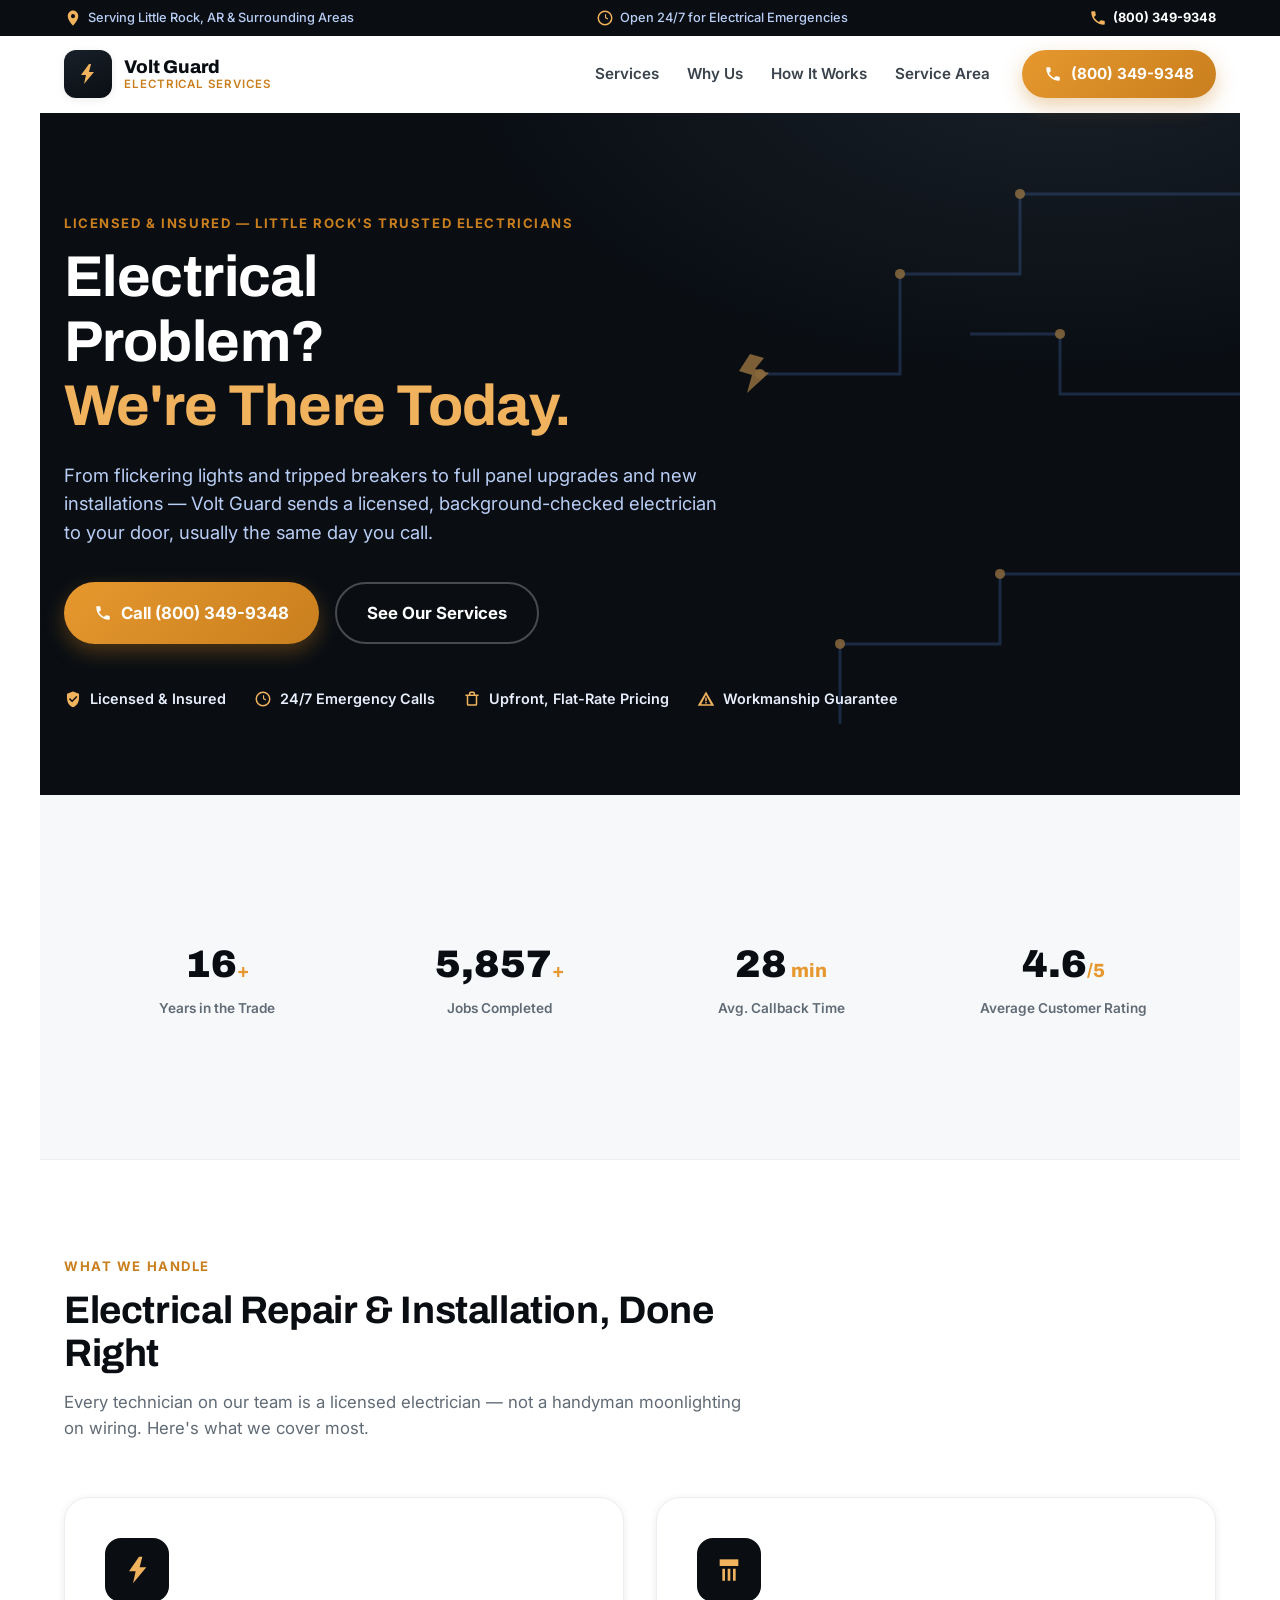
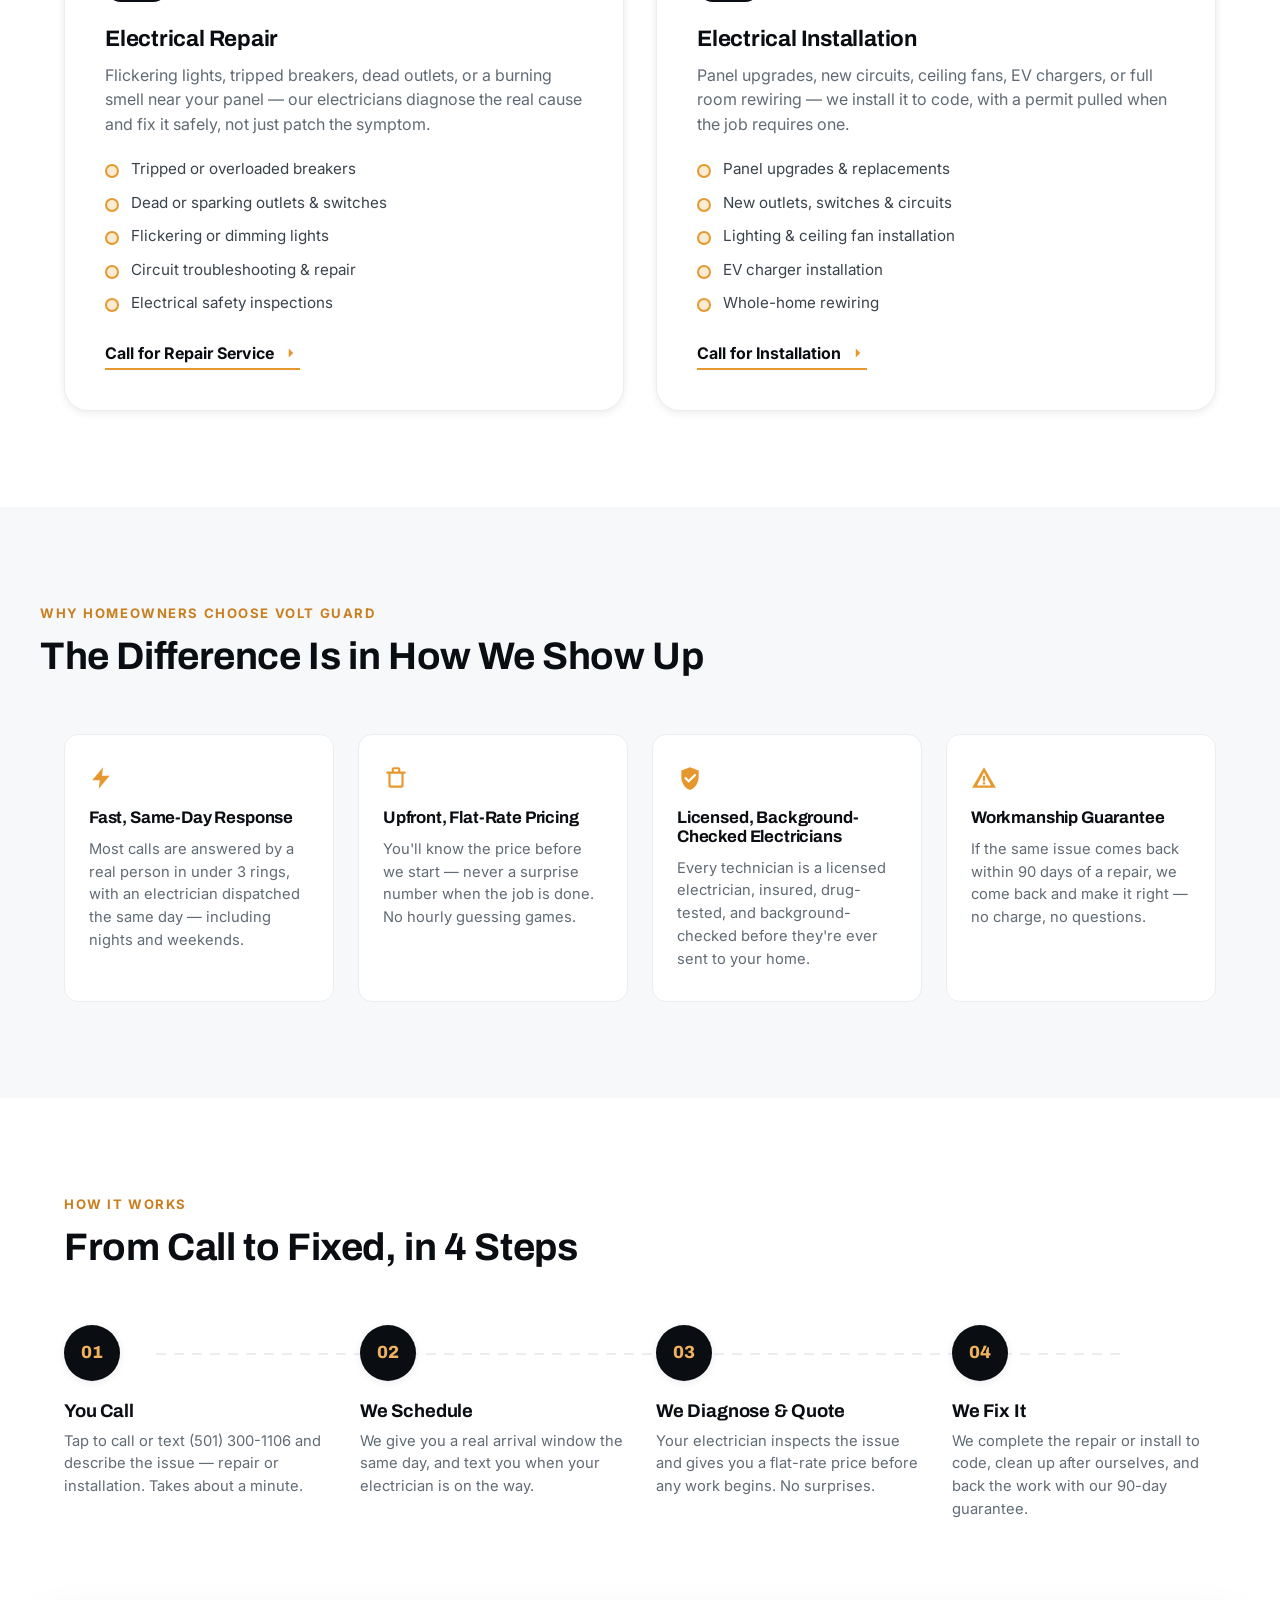
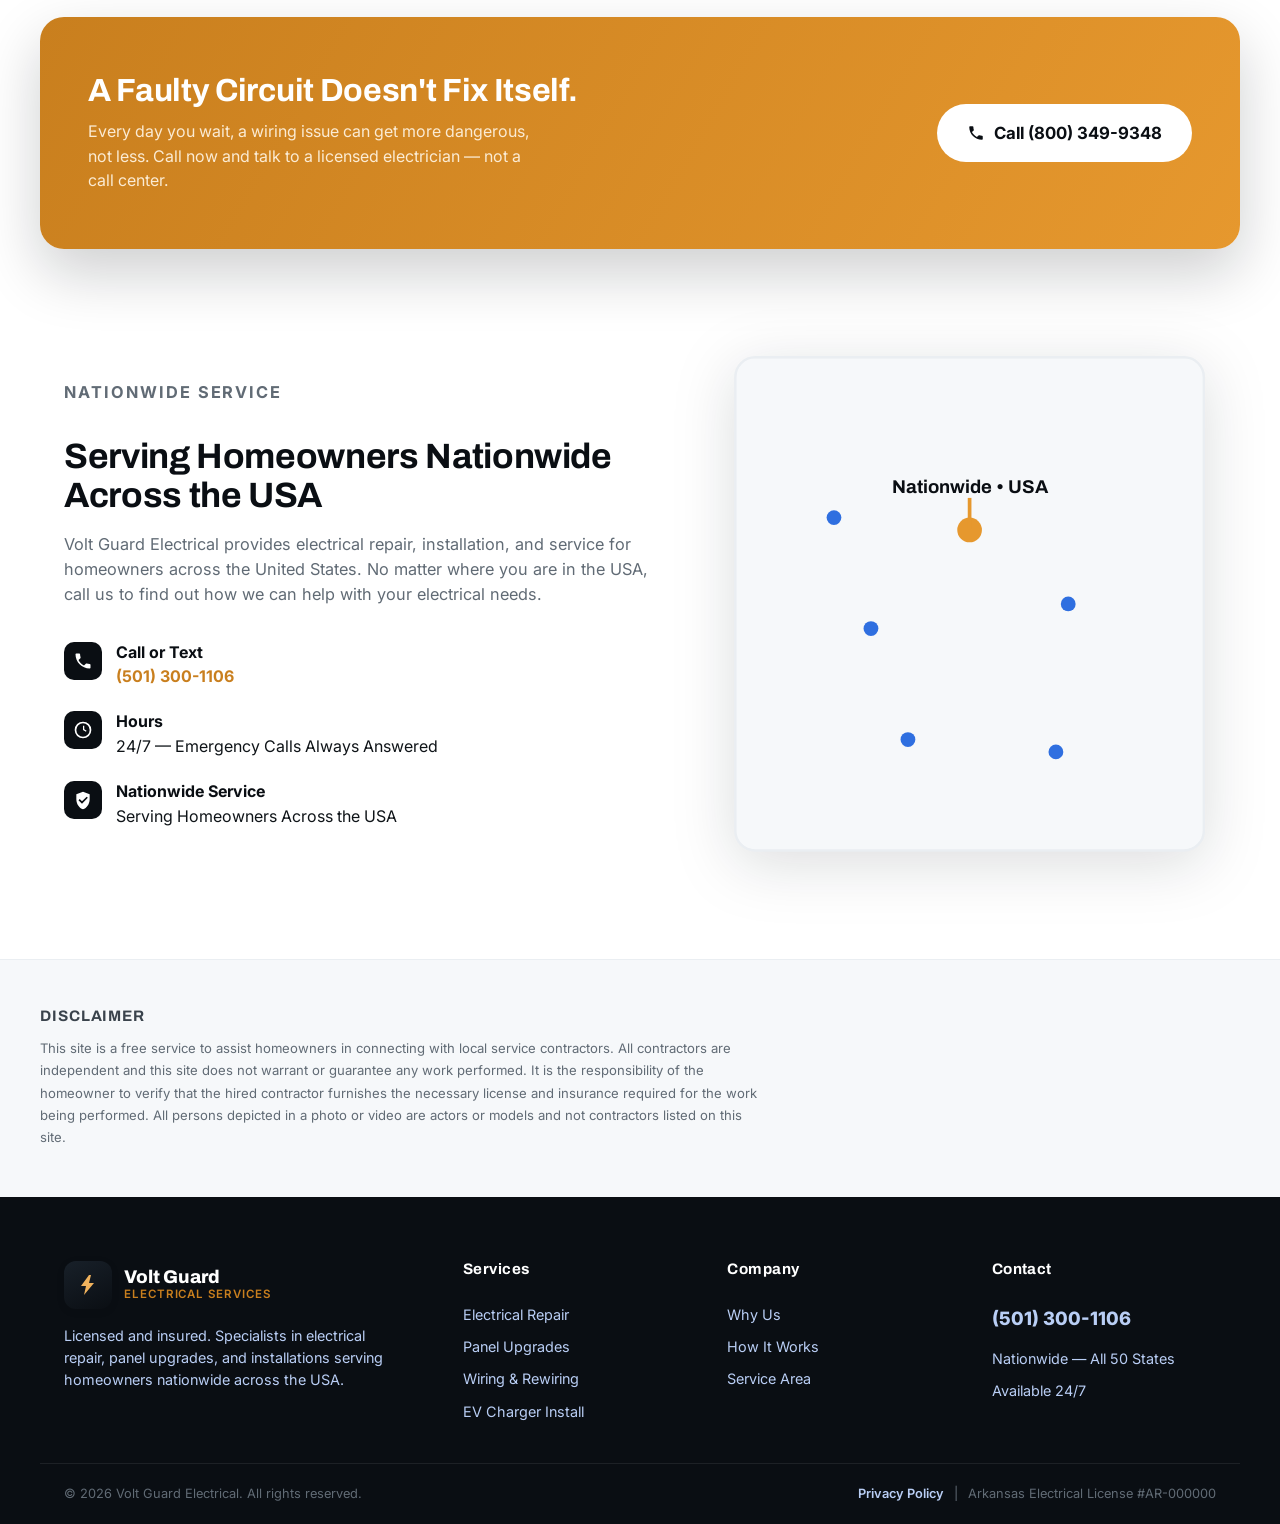
<file: index.html>
<!DOCTYPE html>
<html lang="en">
<head>
<meta charset="UTF-8">
<meta name="viewport" content="width=device-width, initial-scale=1.0">
<title>Volt Guard Electrical | Electrical Repair &amp; Installation — Little Rock, AR</title>
<meta name="description" content="Licensed &amp; insured electricians specializing in electrical repair, panel upgrades, wiring, and installations. Same-day service in Little Rock, AR &amp; surrounding areas. Call (501) 300-1106.">
<link rel="preconnect" href="https://fonts.googleapis.com">
<link rel="preconnect" href="https://fonts.gstatic.com" crossorigin>
<link href="https://fonts.googleapis.com/css2?family=Archivo:wght@500;600;700;800;900&family=Inter:wght@400;500;600;700&display=swap" rel="stylesheet">
<link rel="stylesheet" href="style.css">
</head>
<body>

<!-- ============ TOP UTILITY BAR ============ -->
<div class="utility-bar">
  <div class="utility-bar__inner">
    <span class="utility-bar__item">
      <svg viewBox="0 0 24 24" class="icon-sm"><path d="M12 2C8 2 5 5.5 5 9.5c0 5.5 7 12.5 7 12.5s7-7 7-12.5C19 5.5 16 2 12 2zm0 10.2a2.7 2.7 0 1 1 0-5.4 2.7 2.7 0 0 1 0 5.4z"/></svg>
      Serving Little Rock, AR &amp; Surrounding Areas
    </span>
    <span class="utility-bar__item utility-bar__item--hide-mobile">
      <svg viewBox="0 0 24 24" class="icon-sm"><path d="M12 7v5l3.5 2.1.8-1.3-2.8-1.7V7H12zM12 2a10 10 0 1 0 .01 20A10 10 0 0 0 12 2zm0 18a8 8 0 1 1 0-16 8 8 0 0 1 0 16z"/></svg>
      Open 24/7 for Electrical Emergencies
    </span>
    <a href="tel:+18003499348" class="utility-bar__phone">
      <svg viewBox="0 0 24 24" class="icon-sm"><path d="M6.6 10.8c1.4 2.8 3.8 5.1 6.6 6.6l2.2-2.2c.3-.3.7-.4 1-.2 1.1.4 2.3.6 3.6.6.6 0 1 .4 1 1V20c0 .6-.4 1-1 1C10.6 21 3 13.4 3 4c0-.6.4-1 1-1h3.5c.6 0 1 .4 1 1 0 1.3.2 2.5.6 3.6.1.4 0 .8-.2 1L6.6 10.8z"/></svg>
      (800) 349-9348
    </a>
  </div>
</div>

<!-- ============ HEADER / NAV ============ -->
<header class="site-header" id="siteHeader">
  <div class="site-header__inner">
    <a href="#top" class="brand">
      <span class="brand__mark" aria-hidden="true">
        <svg viewBox="0 0 48 48" class="brand__icon">
          <path d="M26 4 10 26h10l-4 18 20-24H26l4-16z"/>
        </svg>
      </span>
      <span class="brand__text">
        <span class="brand__name">Volt Guard</span>
        <span class="brand__tagline">Electrical Services</span>
      </span>
    </a>

    <nav class="main-nav" id="mainNav">
      <a href="#services">Services</a>
      <a href="#why-us">Why Us</a>
      <a href="#process">How It Works</a>
      <a href="#contact">Service Area</a>
    </nav>

    <div class="header-cta">
      <a href="tel:+18003499348" class="btn btn--primary">
        <svg viewBox="0 0 24 24" class="icon-sm"><path d="M6.6 10.8c1.4 2.8 3.8 5.1 6.6 6.6l2.2-2.2c.3-.3.7-.4 1-.2 1.1.4 2.3.6 3.6.6.6 0 1 .4 1 1V20c0 .6-.4 1-1 1C10.6 21 3 13.4 3 4c0-.6.4-1 1-1h3.5c.6 0 1 .4 1 1 0 1.3.2 2.5.6 3.6.1.4 0 .8-.2 1L6.6 10.8z"/></svg>
        <span>(800) 349-9348</span>
      </a>
    </div>

    <button class="nav-toggle" id="navToggle" aria-label="Open menu" aria-expanded="false">
      <span></span><span></span><span></span>
    </button>
  </div>
</header>

<main id="top">

  <!-- ============ HERO ============ -->
  <section class="hero">
    <div class="hero__bg" aria-hidden="true">
      <svg viewBox="0 0 1200 800" preserveAspectRatio="xMaxYMid slice" class="hero__circuit">
        <path class="circuit-line" d="M1200 140 H980 v80 h-120 v100 h-140" fill="none"/>
        <path class="circuit-line" d="M1200 340 H1020 v-60 h-90" fill="none"/>
        <path class="circuit-line" d="M1200 520 H960 v70 h-160 v80" fill="none"/>
        <circle class="node" cx="980" cy="140" r="5"/>
        <circle class="node" cx="860" cy="220" r="5"/>
        <circle class="node" cx="720" cy="320" r="5"/>
        <circle class="node" cx="1020" cy="280" r="5"/>
        <circle class="node" cx="960" cy="520" r="5"/>
        <circle class="node" cx="800" cy="590" r="5"/>
        <path class="spark" d="M710 300 l14 4-9 11 14 4-22 20 5-18-13-4 11-17z"/>
      </svg>
    </div>

    <div class="hero__inner">
      <p class="eyebrow reveal">Licensed &amp; Insured — Little Rock's Trusted Electricians</p>
      <h1 class="hero__title reveal">
        Electrical Problem?<br>
        <span class="hero__title-accent">We're There Today.</span>
      </h1>
      <p class="hero__sub reveal">
        From flickering lights and tripped breakers to full panel upgrades and new installations —
        Volt Guard sends a licensed, background-checked electrician to your door, usually the same day you call.
      </p>

      <div class="hero__actions reveal">
        <a href="tel:+18003499348" class="btn btn--large btn--primary">
          <svg viewBox="0 0 24 24" class="icon-sm"><path d="M6.6 10.8c1.4 2.8 3.8 5.1 6.6 6.6l2.2-2.2c.3-.3.7-.4 1-.2 1.1.4 2.3.6 3.6.6.6 0 1 .4 1 1V20c0 .6-.4 1-1 1C10.6 21 3 13.4 3 4c0-.6.4-1 1-1h3.5c.6 0 1 .4 1 1 0 1.3.2 2.5.6 3.6.1.4 0 .8-.2 1L6.6 10.8z"/></svg>
          Call (800) 349-9348
        </a>
        <a href="#services" class="btn btn--large btn--ghost">See Our Services</a>
      </div>

      <ul class="hero__badges reveal">
        <li><svg viewBox="0 0 24 24" class="icon-sm"><path d="M12 2 4 5v6c0 5.5 3.4 10.7 8 12 4.6-1.3 8-6.5 8-12V5l-8-3zm-1.2 14.4L6.6 12.2l1.4-1.4 2.8 2.8 5.6-5.6 1.4 1.4-7 7z"/></svg>Licensed &amp; Insured</li>
        <li><svg viewBox="0 0 24 24" class="icon-sm"><path d="M12 7v5l3.5 2.1.8-1.3-2.8-1.7V7H12zM12 2a10 10 0 1 0 .01 20A10 10 0 0 0 12 2zm0 18a8 8 0 1 1 0-16 8 8 0 0 1 0 16z"/></svg>24/7 Emergency Calls</li>
        <li><svg viewBox="0 0 24 24" class="icon-sm"><path d="M20 6h-4V4a2 2 0 0 0-2-2h-4a2 2 0 0 0-2 2v2H4a1 1 0 0 0 0 2h1v11a2 2 0 0 0 2 2h10a2 2 0 0 0 2-2V8h1a1 1 0 0 0 0-2zM10 4h4v2h-4V4zm7 15H7V8h10v11z"/></svg>Upfront, Flat-Rate Pricing</li>
        <li><svg viewBox="0 0 24 24" class="icon-sm"><path d="M12 2 1 21h22L12 2zm0 4.6L18.5 19h-13L12 6.6zM11 10h2v5h-2v-5zm0 6h2v2h-2v-2z"/></svg>Workmanship Guarantee</li>
      </ul>
    </div>
  </section>

  <!-- ============ TRUST STRIP ============ -->
  <section class="trust-strip">
    <div class="trust-strip__inner">
      <div class="trust-stat reveal">
        <span class="trust-stat__num" data-count="17">0</span><span class="trust-stat__plus">+</span>
        <span class="trust-stat__label">Years in the Trade</span>
      </div>
      <div class="trust-stat reveal">
        <span class="trust-stat__num" data-count="6200">0</span><span class="trust-stat__plus">+</span>
        <span class="trust-stat__label">Jobs Completed</span>
      </div>
      <div class="trust-stat reveal">
        <span class="trust-stat__num" data-count="30">0</span><span class="trust-stat__plus"> min</span>
        <span class="trust-stat__label">Avg. Callback Time</span>
      </div>
      <div class="trust-stat reveal">
        <span class="trust-stat__num" data-count="4.9">0</span><span class="trust-stat__plus">/5</span>
        <span class="trust-stat__label">Average Customer Rating</span>
      </div>
    </div>
  </section>

  <!-- ============ SERVICES ============ -->
  <section class="services" id="services">
    <div class="section-head reveal">
      <p class="eyebrow">What We Handle</p>
      <h2>Electrical Repair &amp; Installation, Done Right</h2>
      <p class="section-head__sub">Every technician on our team is a licensed electrician — not a handyman moonlighting on wiring. Here's what we cover most.</p>
    </div>

    <div class="service-grid">
      <article class="service-card reveal">
        <div class="service-card__icon">
          <svg viewBox="0 0 48 48"><path d="M27 4 12 26h10l-4 18 20-24H28l4-16z"/></svg>
        </div>
        <h3>Electrical Repair</h3>
        <p>Flickering lights, tripped breakers, dead outlets, or a burning smell near your panel — our electricians diagnose the real cause and fix it safely, not just patch the symptom.</p>
        <ul class="service-card__list">
          <li>Tripped or overloaded breakers</li>
          <li>Dead or sparking outlets &amp; switches</li>
          <li>Flickering or dimming lights</li>
          <li>Circuit troubleshooting &amp; repair</li>
          <li>Electrical safety inspections</li>
        </ul>
        <a href="tel:+15013001106" class="service-card__cta">
          Call for Repair Service
          <svg viewBox="0 0 24 24" class="icon-sm"><path d="M9 6l6 6-6 6"/></svg>
        </a>
      </article>

      <article class="service-card reveal">
        <div class="service-card__icon">
          <svg viewBox="0 0 48 48"><path d="M10 8h28v10H10z"/><path d="M14 22h4v18h-4zM22 22h4v18h-4zM30 22h4v18h-4z"/><circle cx="16" cy="13" r="1.6"/><circle cx="24" cy="13" r="1.6"/><circle cx="32" cy="13" r="1.6"/></svg>
        </div>
        <h3>Electrical Installation</h3>
        <p>Panel upgrades, new circuits, ceiling fans, EV chargers, or full room rewiring — we install it to code, with a permit pulled when the job requires one.</p>
        <ul class="service-card__list">
          <li>Panel upgrades &amp; replacements</li>
          <li>New outlets, switches &amp; circuits</li>
          <li>Lighting &amp; ceiling fan installation</li>
          <li>EV charger installation</li>
          <li>Whole-home rewiring</li>
        </ul>
        <a href="tel:+18003499348" class="service-card__cta">
          Call for Installation
          <svg viewBox="0 0 24 24" class="icon-sm"><path d="M9 6l6 6-6 6"/></svg>
        </a>
      </article>
    </div>
  </section>

  <!-- ============ WHY US ============ -->
  <section class="why-us" id="why-us">
    <div class="section-head reveal">
      <p class="eyebrow">Why Homeowners Choose Volt Guard</p>
      <h2>The Difference Is in How We Show Up</h2>
    </div>

    <div class="feature-grid">
      <div class="feature-card reveal">
        <svg viewBox="0 0 24 24" class="feature-card__icon"><path d="M13 2 3 14h7l-1 8 10-12h-7l1-8z"/></svg>
        <h3>Fast, Same-Day Response</h3>
        <p>Most calls are answered by a real person in under 3 rings, with an electrician dispatched the same day — including nights and weekends.</p>
      </div>
      <div class="feature-card reveal">
        <svg viewBox="0 0 24 24" class="feature-card__icon"><path d="M20 6h-4V4a2 2 0 0 0-2-2h-4a2 2 0 0 0-2 2v2H4a1 1 0 0 0 0 2h1v11a2 2 0 0 0 2 2h10a2 2 0 0 0 2-2V8h1a1 1 0 0 0 0-2zM10 4h4v2h-4V4zm7 15H7V8h10v11z"/></svg>
        <h3>Upfront, Flat-Rate Pricing</h3>
        <p>You'll know the price before we start — never a surprise number when the job is done. No hourly guessing games.</p>
      </div>
      <div class="feature-card reveal">
        <svg viewBox="0 0 24 24" class="feature-card__icon"><path d="M12 2 4 5v6c0 5.5 3.4 10.7 8 12 4.6-1.3 8-6.5 8-12V5l-8-3zm-1.2 14.4L6.6 12.2l1.4-1.4 2.8 2.8 5.6-5.6 1.4 1.4-7 7z"/></svg>
        <h3>Licensed, Background-Checked Electricians</h3>
        <p>Every technician is a licensed electrician, insured, drug-tested, and background-checked before they're ever sent to your home.</p>
      </div>
      <div class="feature-card reveal">
        <svg viewBox="0 0 24 24" class="feature-card__icon"><path d="M12 2 1 21h22L12 2zm0 4.6L18.5 19h-13L12 6.6zM11 10h2v5h-2v-5zm0 6h2v2h-2v-2z"/></svg>
        <h3>Workmanship Guarantee</h3>
        <p>If the same issue comes back within 90 days of a repair, we come back and make it right — no charge, no questions.</p>
      </div>
    </div>
  </section>

  <!-- ============ PROCESS ============ -->
  <section class="process" id="process">
    <div class="section-head reveal">
      <p class="eyebrow">How It Works</p>
      <h2>From Call to Fixed, in 4 Steps</h2>
    </div>

    <ol class="process-steps">
      <li class="process-step reveal">
        <span class="process-step__num">01</span>
        <h3>You Call</h3>
        <p>Tap to call or text (501) 300-1106 and describe the issue — repair or installation. Takes about a minute.</p>
      </li>
      <li class="process-step reveal">
        <span class="process-step__num">02</span>
        <h3>We Schedule</h3>
        <p>We give you a real arrival window the same day, and text you when your electrician is on the way.</p>
      </li>
      <li class="process-step reveal">
        <span class="process-step__num">03</span>
        <h3>We Diagnose &amp; Quote</h3>
        <p>Your electrician inspects the issue and gives you a flat-rate price before any work begins. No surprises.</p>
      </li>
      <li class="process-step reveal">
        <span class="process-step__num">04</span>
        <h3>We Fix It</h3>
        <p>We complete the repair or install to code, clean up after ourselves, and back the work with our 90-day guarantee.</p>
      </li>
    </ol>
  </section>

  <!-- ============ CTA BANNER ============ -->
  <section class="cta-banner reveal">
    <div class="cta-banner__inner">
      <div>
        <h2>A Faulty Circuit Doesn't Fix Itself.</h2>
        <p>Every day you wait, a wiring issue can get more dangerous, not less. Call now and talk to a licensed electrician — not a call center.</p>
      </div>
      <a href="tel:+15013001106" class="btn btn--large btn--onlight">
        <svg viewBox="0 0 24 24" class="icon-sm"><path d="M6.6 10.8c1.4 2.8 3.8 5.1 6.6 6.6l2.2-2.2c.3-.3.7-.4 1-.2 1.1.4 2.3.6 3.6.6.6 0 1 .4 1 1V20c0 .6-.4 1-1 1C10.6 21 3 13.4 3 4c0-.6.4-1 1-1h3.5c.6 0 1 .4 1 1 0 1.3.2 2.5.6 3.6.1.4 0 .8-.2 1L6.6 10.8z"/></svg>
        Call (800) 349-9348
      </a>
    </div>
  </section>

  <!-- ============ SERVICE AREA / CONTACT ============ -->
  <section class="service-area" id="contact">
    <div class="service-area__inner">
      <div class="service-area__text reveal">
        <p class="eyebrow">Nationwide Service</p>
        <h2>Serving Homeowners Nationwide Across the USA</h2>
        <p>Volt Guard Electrical provides electrical repair, installation, and service for homeowners across the United States. No matter where you are in the USA, call us to find out how we can help with your electrical needs.</p>
        <div class="contact-details">
          <div class="contact-details__item">
            <svg viewBox="0 0 24 24" class="icon-sm"><path d="M6.6 10.8c1.4 2.8 3.8 5.1 6.6 6.6l2.2-2.2c.3-.3.7-.4 1-.2 1.1.4 2.3.6 3.6.6.6 0 1 .4 1 1V20c0 .6-.4 1-1 1C10.6 21 3 13.4 3 4c0-.6.4-1 1-1h3.5c.6 0 1 .4 1 1 0 1.3.2 2.5.6 3.6.1.4 0 .8-.2 1L6.6 10.8z"/></svg>
            <div><strong>Call or Text</strong><br><a href="tel:+15013001106">(501) 300-1106</a></div>
          </div>
          <div class="contact-details__item">
            <svg viewBox="0 0 24 24" class="icon-sm"><path d="M12 7v5l3.5 2.1.8-1.3-2.8-1.7V7H12zM12 2a10 10 0 1 0 .01 20A10 10 0 0 0 12 2zm0 18a8 8 0 1 1 0-16 8 8 0 0 1 0 16z"/></svg>
            <div><strong>Hours</strong><br>24/7 — Emergency Calls Always Answered</div>
          </div>
          <div class="contact-details__item">
            <svg viewBox="0 0 24 24" class="icon-sm"><path d="M12 2 4 5v6c0 5.5 3.4 10.7 8 12 4.6-1.3 8-6.5 8-12V5l-8-3zm-1.2 14.4L6.6 12.2l1.4-1.4 2.8 2.8 5.6-5.6 1.4 1.4-7 7z"/></svg>
            <div><strong>Nationwide Service</strong><br>Serving Homeowners Across the USA</div>
          </div>
        </div>
      </div>

      <div class="service-area__map reveal" aria-hidden="true">
        <svg viewBox="0 0 400 420" class="map-svg">
          <rect x="10" y="10" width="380" height="400" rx="16"/>
          <circle cx="200" cy="150" r="10" class="map-pin-main"/>
          <path d="M200 150 v-26" class="map-pin-stem"/>
          <circle cx="120" cy="230" r="6" class="map-pin"/>
          <circle cx="280" cy="210" r="6" class="map-pin"/>
          <circle cx="150" cy="320" r="6" class="map-pin"/>
          <circle cx="270" cy="330" r="6" class="map-pin"/>
          <circle cx="90" cy="140" r="6" class="map-pin"/>
          <text x="200" y="120" text-anchor="middle" class="map-label">Nationwide • USA</text>
        </svg>
      </div>
    </div>
  </section>

  <!-- ============ DISCLAIMER ============ -->
  <section class="disclaimer">
    <div class="disclaimer__inner">
      <h3>Disclaimer</h3>
      <p>This site is a free service to assist homeowners in connecting with local service contractors. All contractors are independent and this site does not warrant or guarantee any work performed. It is the responsibility of the homeowner to verify that the hired contractor furnishes the necessary license and insurance required for the work being performed. All persons depicted in a photo or video are actors or models and not contractors listed on this site.</p>
    </div>
  </section>

</main>

<!-- ============ FOOTER ============ -->
<footer class="site-footer">
  <div class="site-footer__inner">
    <div class="footer-brand">
      <a href="#top" class="brand brand--footer">
        <span class="brand__mark" aria-hidden="true">
          <svg viewBox="0 0 48 48" class="brand__icon">
            <path d="M26 4 10 26h10l-4 18 20-24H26l4-16z"/>
          </svg>
        </span>
        <span class="brand__text">
          <span class="brand__name">Volt Guard</span>
          <span class="brand__tagline">Electrical Services</span>
        </span>
      </a>
      <p>Licensed and insured. Specialists in electrical repair, panel upgrades, and installations serving homeowners nationwide across the USA.</p>
    </div>

    <div class="footer-col">
      <h4>Services</h4>
      <a href="#services">Electrical Repair</a>
      <a href="#services">Panel Upgrades</a>
      <a href="#services">Wiring &amp; Rewiring</a>
      <a href="#services">EV Charger Install</a>
    </div>

    <div class="footer-col">
      <h4>Company</h4>
      <a href="#why-us">Why Us</a>
      <a href="#process">How It Works</a>
      <a href="#contact">Service Area</a>
    </div>

    <div class="footer-col">
      <h4>Contact</h4>
      <a href="tel:+18003499348" class="footer-phone">(501) 300-1106</a>
      <p>Nationwide — All 50 States</p>
      <p>Available 24/7</p>
    </div>
  </div>

  <div class="site-footer__bottom">
    <p>&copy; <span id="year"></span> Volt Guard Electrical. All rights reserved.</p>
    <div class="site-footer__legal">
      <a href="privacy-policy.html">Privacy Policy</a>
      <span class="site-footer__legal-sep">|</span>
      <p>Arkansas Electrical License #AR-000000</p>
    </div>
  </div>
</footer>

<!-- ============ MOBILE STICKY CALL BAR ============ -->
<a href="tel:+18003499348" class="mobile-call-bar">
  <svg viewBox="0 0 24 24" class="icon-sm"><path d="M6.6 10.8c1.4 2.8 3.8 5.1 6.6 6.6l2.2-2.2c.3-.3.7-.4 1-.2 1.1.4 2.3.6 3.6.6.6 0 1 .4 1 1V20c0 .6-.4 1-1 1C10.6 21 3 13.4 3 4c0-.6.4-1 1-1h3.5c.6 0 1 .4 1 1 0 1.3.2 2.5.6 3.6.1.4 0 .8-.2 1L6.6 10.8z"/></svg>
  <span>Call Now — (800) 349-9348</span>
</a>

<script src="script.js"></script>
</body>
</html>
</file>
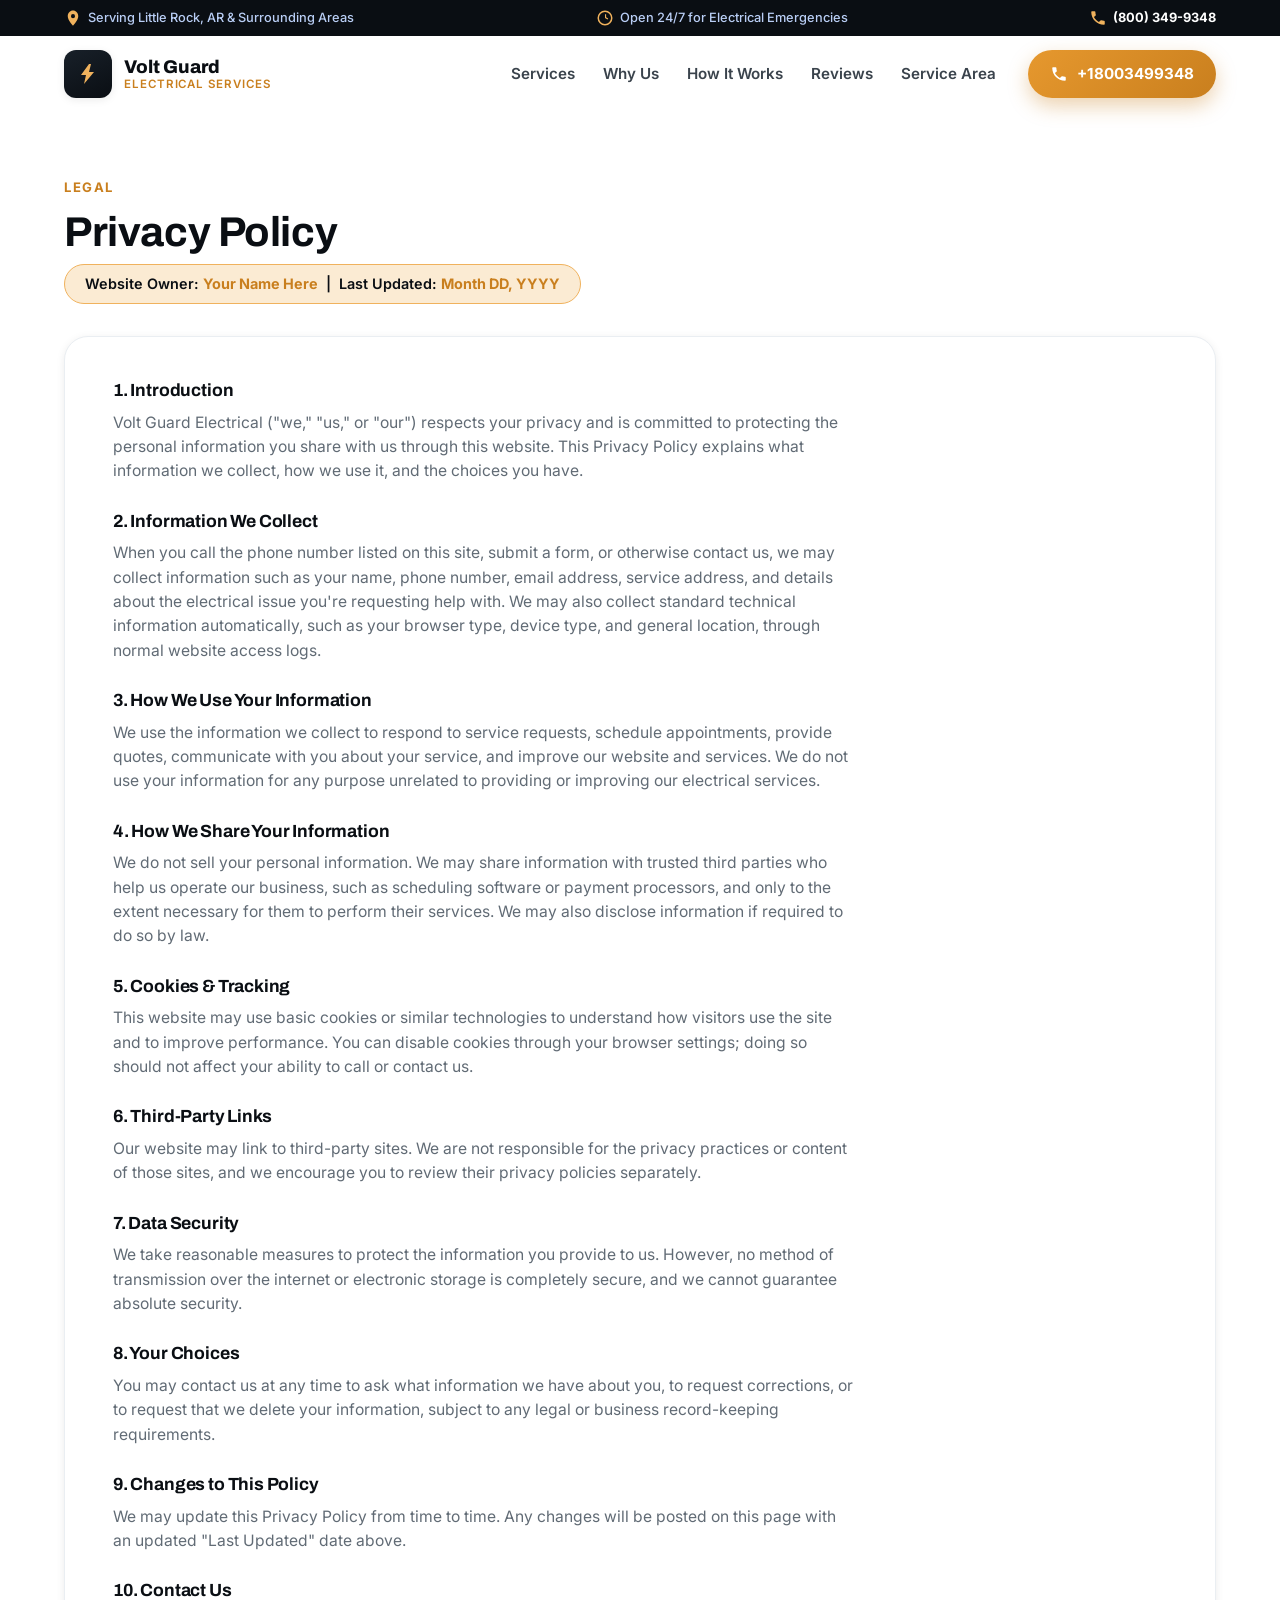
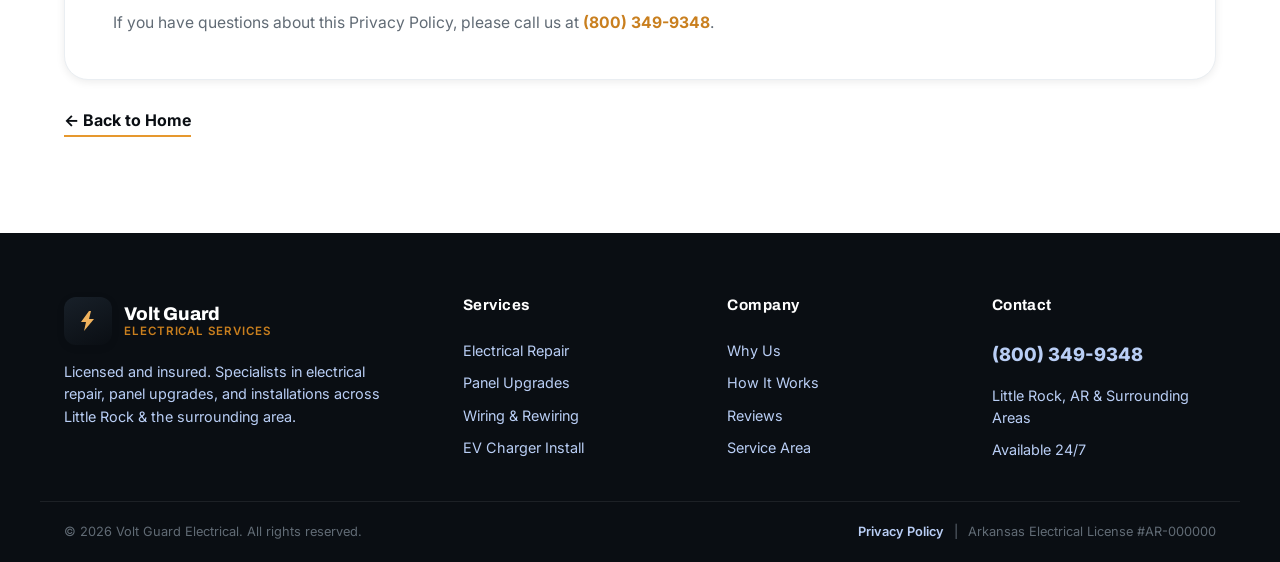
<file: privacy-policy.html>
<!DOCTYPE html>
<html lang="en">
<head>
<meta charset="UTF-8">
<meta name="viewport" content="width=device-width, initial-scale=1.0">
<title>Privacy Policy | Volt Guard Electrical</title>
<meta name="description" content="Privacy Policy for Volt Guard Electrical.">
<link rel="preconnect" href="https://fonts.googleapis.com">
<link rel="preconnect" href="https://fonts.gstatic.com" crossorigin>
<link href="https://fonts.googleapis.com/css2?family=Archivo:wght@500;600;700;800;900&family=Inter:wght@400;500;600;700&display=swap" rel="stylesheet">
<link rel="stylesheet" href="style.css">
</head>
<body>

<!-- ============ TOP UTILITY BAR ============ -->
<div class="utility-bar">
  <div class="utility-bar__inner">
    <span class="utility-bar__item">
      <svg viewBox="0 0 24 24" class="icon-sm"><path d="M12 2C8 2 5 5.5 5 9.5c0 5.5 7 12.5 7 12.5s7-7 7-12.5C19 5.5 16 2 12 2zm0 10.2a2.7 2.7 0 1 1 0-5.4 2.7 2.7 0 0 1 0 5.4z"/></svg>
      Serving Little Rock, AR &amp; Surrounding Areas
    </span>
    <span class="utility-bar__item utility-bar__item--hide-mobile">
      <svg viewBox="0 0 24 24" class="icon-sm"><path d="M12 7v5l3.5 2.1.8-1.3-2.8-1.7V7H12zM12 2a10 10 0 1 0 .01 20A10 10 0 0 0 12 2zm0 18a8 8 0 1 1 0-16 8 8 0 0 1 0 16z"/></svg>
      Open 24/7 for Electrical Emergencies
    </span>
    <a href="tel:+18003499348" class="utility-bar__phone">
      <svg viewBox="0 0 24 24" class="icon-sm"><path d="M6.6 10.8c1.4 2.8 3.8 5.1 6.6 6.6l2.2-2.2c.3-.3.7-.4 1-.2 1.1.4 2.3.6 3.6.6.6 0 1 .4 1 1V20c0 .6-.4 1-1 1C10.6 21 3 13.4 3 4c0-.6.4-1 1-1h3.5c.6 0 1 .4 1 1 0 1.3.2 2.5.6 3.6.1.4 0 .8-.2 1L6.6 10.8z"/></svg>
      (800) 349-9348
    </a>
  </div>
</div>

<!-- ============ HEADER / NAV ============ -->
<header class="site-header" id="siteHeader">
  <div class="site-header__inner">
    <a href="index.html" class="brand">
      <span class="brand__mark" aria-hidden="true">
        <svg viewBox="0 0 48 48" class="brand__icon">
          <path d="M26 4 10 26h10l-4 18 20-24H26l4-16z"/>
        </svg>
      </span>
      <span class="brand__text">
        <span class="brand__name">Volt Guard</span>
        <span class="brand__tagline">Electrical Services</span>
      </span>
    </a>

    <nav class="main-nav" id="mainNav">
      <a href="index.html#services">Services</a>
      <a href="index.html#why-us">Why Us</a>
      <a href="index.html#process">How It Works</a>
      <a href="index.html#reviews">Reviews</a>
      <a href="index.html#contact">Service Area</a>
    </nav>

    <div class="header-cta">
      <a href="tel:+18003499348" class="btn btn--primary">
        <svg viewBox="0 0 24 24" class="icon-sm"><path d="M6.6 10.8c1.4 2.8 3.8 5.1 6.6 6.6l2.2-2.2c.3-.3.7-.4 1-.2 1.1.4 2.3.6 3.6.6.6 0 1 .4 1 1V20c0 .6-.4 1-1 1C10.6 21 3 13.4 3 4c0-.6.4-1 1-1h3.5c.6 0 1 .4 1 1 0 1.3.2 2.5.6 3.6.1.4 0 .8-.2 1L6.6 10.8z"/></svg>
        <span>+18003499348</span>
      </a>
    </div>

    <button class="nav-toggle" id="navToggle" aria-label="Open menu" aria-expanded="false">
      <span></span><span></span><span></span>
    </button>
  </div>
</header>

<main id="top">

  <!-- ============ PRIVACY POLICY PAGE ============ -->
  <section class="legal-page">
    <div class="section-head">
      <p class="eyebrow">Legal</p>
      <h1>Privacy Policy</h1>

      <!-- ============================================================
           >>>>>> EDIT NAME / DATE HERE <<<<<<
           ============================================================ -->
      <p class="privacy-policy__meta">
        Website Owner: <strong>Your Name Here</strong> &nbsp;|&nbsp; Last Updated: <strong>Month DD, YYYY</strong>
      </p>
      <!-- ============================================================
           >>>>>> END EDIT NAME / DATE <<<<<<
           ============================================================ -->
    </div>

    <div class="privacy-policy__body">
      <h3>1. Introduction</h3>
      <p>Volt Guard Electrical ("we," "us," or "our") respects your privacy and is committed to protecting the personal information you share with us through this website. This Privacy Policy explains what information we collect, how we use it, and the choices you have.</p>

      <h3>2. Information We Collect</h3>
      <p>When you call the phone number listed on this site, submit a form, or otherwise contact us, we may collect information such as your name, phone number, email address, service address, and details about the electrical issue you're requesting help with. We may also collect standard technical information automatically, such as your browser type, device type, and general location, through normal website access logs.</p>

      <h3>3. How We Use Your Information</h3>
      <p>We use the information we collect to respond to service requests, schedule appointments, provide quotes, communicate with you about your service, and improve our website and services. We do not use your information for any purpose unrelated to providing or improving our electrical services.</p>

      <h3>4. How We Share Your Information</h3>
      <p>We do not sell your personal information. We may share information with trusted third parties who help us operate our business, such as scheduling software or payment processors, and only to the extent necessary for them to perform their services. We may also disclose information if required to do so by law.</p>

      <h3>5. Cookies &amp; Tracking</h3>
      <p>This website may use basic cookies or similar technologies to understand how visitors use the site and to improve performance. You can disable cookies through your browser settings; doing so should not affect your ability to call or contact us.</p>

      <h3>6. Third-Party Links</h3>
      <p>Our website may link to third-party sites. We are not responsible for the privacy practices or content of those sites, and we encourage you to review their privacy policies separately.</p>

      <h3>7. Data Security</h3>
      <p>We take reasonable measures to protect the information you provide to us. However, no method of transmission over the internet or electronic storage is completely secure, and we cannot guarantee absolute security.</p>

      <h3>8. Your Choices</h3>
      <p>You may contact us at any time to ask what information we have about you, to request corrections, or to request that we delete your information, subject to any legal or business record-keeping requirements.</p>

      <h3>9. Changes to This Policy</h3>
      <p>We may update this Privacy Policy from time to time. Any changes will be posted on this page with an updated "Last Updated" date above.</p>

      <h3>10. Contact Us</h3>
      <p>If you have questions about this Privacy Policy, please call us at <a href="tel:+18003499348">(800) 349-9348</a>.</p>
    </div>

    <a href="index.html" class="legal-page__back">&larr; Back to Home</a>
  </section>

</main>

<!-- ============ FOOTER ============ -->
<footer class="site-footer">
  <div class="site-footer__inner">
    <div class="footer-brand">
      <a href="index.html" class="brand brand--footer">
        <span class="brand__mark" aria-hidden="true">
          <svg viewBox="0 0 48 48" class="brand__icon">
            <path d="M26 4 10 26h10l-4 18 20-24H26l4-16z"/>
          </svg>
        </span>
        <span class="brand__text">
          <span class="brand__name">Volt Guard</span>
          <span class="brand__tagline">Electrical Services</span>
        </span>
      </a>
      <p>Licensed and insured. Specialists in electrical repair, panel upgrades, and installations across Little Rock &amp; the surrounding area.</p>
    </div>

    <div class="footer-col">
      <h4>Services</h4>
      <a href="index.html#services">Electrical Repair</a>
      <a href="index.html#services">Panel Upgrades</a>
      <a href="index.html#services">Wiring &amp; Rewiring</a>
      <a href="index.html#services">EV Charger Install</a>
    </div>

    <div class="footer-col">
      <h4>Company</h4>
      <a href="index.html#why-us">Why Us</a>
      <a href="index.html#process">How It Works</a>
      <a href="index.html#reviews">Reviews</a>
      <a href="index.html#contact">Service Area</a>
    </div>

    <div class="footer-col">
      <h4>Contact</h4>
      <a href="tel:+18003499348" class="footer-phone">(800) 349-9348</a>
      <p>Little Rock, AR &amp; Surrounding Areas</p>
      <p>Available 24/7</p>
    </div>
  </div>

  <div class="site-footer__bottom">
    <p>&copy; <span id="year"></span> Volt Guard Electrical. All rights reserved.</p>
    <div class="site-footer__legal">
      <a href="privacy-policy.html">Privacy Policy</a>
      <span class="site-footer__legal-sep">|</span>
      <p>Arkansas Electrical License #AR-000000</p>
    </div>
  </div>
</footer>

<!-- ============ MOBILE STICKY CALL BAR ============ -->
<a href="tel:+18003499348" class="mobile-call-bar">
  <svg viewBox="0 0 24 24" class="icon-sm"><path d="M6.6 10.8c1.4 2.8 3.8 5.1 6.6 6.6l2.2-2.2c.3-.3.7-.4 1-.2 1.1.4 2.3.6 3.6.6.6 0 1 .4 1 1V20c0 .6-.4 1-1 1C10.6 21 3 13.4 3 4c0-.6.4-1 1-1h3.5c.6 0 1 .4 1 1 0 1.3.2 2.5.6 3.6.1.4 0 .8-.2 1L6.6 10.8z"/></svg>
  <span>Call Now — (800) 349-9348</span>
</a>

<script src="script.js"></script>
</body>
</html>
</file>
<file: style.css>
/* ==========================================================================
   VOLT GUARD ELECTRICAL — DESIGN TOKENS
   ========================================================================== */
:root{
  --slate-950:#0A0E13;
  --slate-900:#10161D;
  --slate-800:#182029;
  --slate-700:#222D39;
  --blue-500:#2F6FE0;
  --blue-400:#5B8EEA;
  --blue-200:#B9CEF5;
  --blue-100:#E7EEFC;
  --amber-600:#C97F1E;
  --amber-500:#E6982E;
  --amber-400:#F0B25D;
  --amber-100:#FBEBD3;
  --ink-900:#0F1418;
  --ink-700:#3A434C;
  --ink-500:#616B75;
  --paper-0:#FFFFFF;
  --paper-50:#F6F8FA;
  --paper-100:#EAEEF2;
  --gold-500:#F0B23D;
  --success-500:#2E9E6B;

  --font-display:'Archivo', 'Helvetica Neue', Arial, sans-serif;
  --font-body:'Inter', 'Helvetica Neue', Arial, sans-serif;

  --radius-sm:8px;
  --radius-md:14px;
  --radius-lg:24px;
  --shadow-sm:0 2px 8px rgba(10,14,19,0.08);
  --shadow-md:0 12px 30px rgba(10,14,19,0.14);
  --shadow-lg:0 24px 60px rgba(10,14,19,0.2);
  --container:1200px;
  --header-h:104px;
}

/* ==========================================================================
   RESET
   ========================================================================== */
*,*::before,*::after{box-sizing:border-box;margin:0;padding:0;}
html{scroll-behavior:smooth;}
@media (prefers-reduced-motion: reduce){
  html{scroll-behavior:auto;}
  *,*::before,*::after{animation-duration:0.01ms !important;animation-iteration-count:1 !important;transition-duration:0.01ms !important;scroll-behavior:auto !important;}
}
body{
  font-family:var(--font-body);
  color:var(--ink-900);
  background:var(--paper-0);
  line-height:1.55;
  -webkit-font-smoothing:antialiased;
  overflow-x:hidden;
}
img,svg{display:block;max-width:100%;}
a{color:inherit;text-decoration:none;}
ul,ol{list-style:none;}
button{font:inherit;cursor:pointer;border:none;background:none;}
h1,h2,h3,h4{font-family:var(--font-display);color:var(--slate-950);line-height:1.12;letter-spacing:-0.01em;}
:focus-visible{outline:3px solid var(--amber-500);outline-offset:3px;border-radius:4px;}

.icon-sm{width:18px;height:18px;fill:currentColor;flex-shrink:0;}

/* ==========================================================================
   UTILITY BAR
   ========================================================================== */
.utility-bar{
  background:var(--slate-950);
  color:var(--blue-200);
  font-size:0.8rem;
  font-weight:500;
}
.utility-bar__inner{
  max-width:var(--container);
  margin:0 auto;
  padding:8px 24px;
  display:flex;
  align-items:center;
  justify-content:space-between;
  gap:16px;
}
.utility-bar__item{display:flex;align-items:center;gap:6px;white-space:nowrap;}
.utility-bar__item .icon-sm{fill:var(--amber-400);}
.utility-bar__phone{
  display:flex;align-items:center;gap:6px;
  color:var(--paper-0);font-weight:700;
  transition:color .2s ease;
}
.utility-bar__phone .icon-sm{fill:var(--amber-400);}
.utility-bar__phone:hover{color:var(--amber-400);}

/* ==========================================================================
   HEADER
   ========================================================================== */
.site-header{
  position:sticky;top:0;z-index:100;
  background:rgba(255,255,255,0.92);
  backdrop-filter:blur(10px);
  border-bottom:1px solid transparent;
  transition:box-shadow .3s ease, border-color .3s ease, background .3s ease;
}
.site-header.is-scrolled{
  box-shadow:var(--shadow-sm);
  border-bottom-color:var(--paper-100);
}
.site-header__inner{
  max-width:var(--container);
  margin:0 auto;
  padding:14px 24px;
  display:flex;
  align-items:center;
  gap:24px;
}
.brand{display:flex;align-items:center;gap:12px;}
.brand__mark{
  width:48px;height:48px;
  background:linear-gradient(155deg,var(--slate-800),var(--slate-950));
  border-radius:12px;
  display:flex;align-items:center;justify-content:center;
  box-shadow:var(--shadow-sm);
  flex-shrink:0;
}
.brand__icon{width:24px;height:24px;fill:var(--amber-400);}
.brand__text{display:flex;flex-direction:column;line-height:1.15;}
.brand__name{font-family:var(--font-display);font-weight:800;font-size:1.15rem;color:var(--slate-950);}
.brand__tagline{font-size:0.72rem;letter-spacing:0.08em;text-transform:uppercase;color:var(--amber-600);font-weight:600;}

.main-nav{
  display:flex;align-items:center;gap:28px;
  margin-left:auto;
  font-weight:600;
  font-size:0.95rem;
}
.main-nav a{
  position:relative;color:var(--ink-700);
  padding:6px 0;
  transition:color .2s ease;
}
.main-nav a::after{
  content:"";position:absolute;left:0;bottom:0;
  width:0;height:2px;background:var(--amber-500);
  transition:width .25s ease;
}
.main-nav a:hover{color:var(--slate-950);}
.main-nav a:hover::after{width:100%;}

.header-cta{margin-left:8px;}

.nav-toggle{
  display:none;
  width:40px;height:40px;
  flex-direction:column;
  align-items:center;justify-content:center;
  gap:5px;
  margin-left:auto;
}
.nav-toggle span{
  width:22px;height:2px;background:var(--slate-950);
  border-radius:2px;transition:transform .3s ease, opacity .3s ease;
}
.nav-toggle.is-open span:nth-child(1){transform:translateY(7px) rotate(45deg);}
.nav-toggle.is-open span:nth-child(2){opacity:0;}
.nav-toggle.is-open span:nth-child(3){transform:translateY(-7px) rotate(-45deg);}

/* ==========================================================================
   BUTTONS
   ========================================================================== */
.btn{
  display:inline-flex;align-items:center;justify-content:center;gap:9px;
  padding:12px 22px;
  border-radius:999px;
  font-weight:700;
  font-size:0.95rem;
  white-space:nowrap;
  transition:transform .2s ease, box-shadow .2s ease, background .2s ease;
}
.btn .icon-sm{fill:currentColor;}
.btn--primary{
  background:linear-gradient(135deg,var(--amber-500),var(--amber-600));
  color:var(--paper-0);
  box-shadow:0 8px 20px rgba(201,127,30,0.35);
}
.btn--primary:hover{transform:translateY(-2px);box-shadow:0 12px 26px rgba(201,127,30,0.45);}
.btn--ghost{
  background:transparent;
  color:var(--slate-950);
  border:2px solid var(--paper-100);
}
.btn--ghost:hover{border-color:var(--slate-800);background:var(--paper-50);}
.btn--onlight{
  background:var(--paper-0);
  color:var(--slate-950);
}
.btn--onlight:hover{transform:translateY(-2px);box-shadow:var(--shadow-md);}
.btn--large{padding:16px 30px;font-size:1.05rem;}

/* pulse ring on primary phone buttons */
.btn--primary{position:relative;}
.btn--primary::before{
  content:"";position:absolute;inset:0;border-radius:999px;
  border:2px solid var(--amber-400);
  opacity:0;
}
.btn--primary:hover::before{
  animation:pulseRing 1.1s ease-out infinite;
}
@keyframes pulseRing{
  0%{opacity:.6;transform:scale(1);}
  100%{opacity:0;transform:scale(1.25);}
}

/* ==========================================================================
   LAYOUT HELPERS
   ========================================================================== */
main > section{
  max-width:var(--container);
  margin:0 auto;
  padding:96px 24px;
}
.eyebrow{
  color:var(--amber-600);
  font-weight:700;
  font-size:0.82rem;
  letter-spacing:0.12em;
  text-transform:uppercase;
  margin-bottom:12px;
}
.section-head{max-width:680px;margin-bottom:56px;}
.section-head h2{font-size:clamp(1.7rem,3vw,2.5rem);margin-bottom:14px;}
.section-head__sub{color:var(--ink-500);font-size:1.05rem;}
.section-head--light .eyebrow{color:var(--amber-400);}
.section-head--light h2{color:var(--paper-0);}

/* reveal-on-scroll */
.reveal{
  opacity:0;
  transform:translateY(28px);
  transition:opacity .7s cubic-bezier(.2,.7,.2,1), transform .7s cubic-bezier(.2,.7,.2,1);
}
.reveal.is-visible{opacity:1;transform:translateY(0);}

/* ==========================================================================
   HERO
   ========================================================================== */
.hero{
  position:relative;
  background:radial-gradient(1100px 600px at 85% -10%, var(--slate-800) 0%, var(--slate-950) 55%, var(--slate-950) 100%);
  overflow:hidden;
  padding:0;
}
.hero__bg{position:absolute;inset:0;opacity:0.55;pointer-events:none;}
.hero__circuit{width:100%;height:100%;}
.circuit-line{stroke:var(--blue-400);stroke-width:3;opacity:0.4;}
.node{fill:var(--amber-400);opacity:0.85;animation:nodeGlow 3s ease-in-out infinite;}
.node:nth-child(4){animation-delay:.6s;}
.node:nth-child(5){animation-delay:1.2s;}
.node:nth-child(6){animation-delay:1.8s;}
.node:nth-child(7){animation-delay:2.4s;}
@keyframes nodeGlow{
  0%,100%{opacity:0.4;r:5;}
  50%{opacity:1;r:6.5;}
}
.spark{fill:var(--amber-400);opacity:0.9;animation:sparkFlicker 2.6s ease-in-out infinite;}
@keyframes sparkFlicker{
  0%,100%{opacity:0.3;}
  10%{opacity:1;}
  14%{opacity:0.4;}
  20%{opacity:0.95;}
  60%{opacity:0.5;}
}

.hero__inner{
  position:relative;z-index:1;
  max-width:var(--container);
  margin:0 auto;
  padding:100px 24px 84px;
}
.hero__title{
  font-size:clamp(2.2rem,5vw,3.6rem);
  color:var(--paper-0);
  max-width:15ch;
  margin-bottom:22px;
}
.hero__title-accent{color:var(--amber-400);}
.hero__sub{
  color:var(--blue-200);
  font-size:1.15rem;
  max-width:56ch;
  margin-bottom:36px;
}
.hero__actions{display:flex;gap:16px;flex-wrap:wrap;margin-bottom:44px;}
.hero .btn--ghost{color:var(--paper-0);border-color:rgba(255,255,255,0.25);}
.hero .btn--ghost:hover{background:rgba(255,255,255,0.08);border-color:rgba(255,255,255,0.5);}

.hero__badges{
  display:flex;flex-wrap:wrap;gap:14px 28px;
}
.hero__badges li{
  display:flex;align-items:center;gap:8px;
  color:var(--blue-100);
  font-weight:600;
  font-size:0.9rem;
}
.hero__badges .icon-sm{fill:var(--amber-400);}

/* ==========================================================================
   TRUST STRIP
   ========================================================================== */
.trust-strip{background:var(--paper-50);border-bottom:1px solid var(--paper-100);}
.trust-strip__inner{
  max-width:var(--container);margin:0 auto;padding:44px 24px;
  display:grid;grid-template-columns:repeat(4,1fr);gap:24px;text-align:center;
}
.trust-stat__num{
  font-family:var(--font-display);font-weight:900;
  font-size:clamp(1.8rem,3vw,2.6rem);
  color:var(--slate-950);
}
.trust-stat__plus{
  font-family:var(--font-display);font-weight:800;color:var(--amber-500);font-size:1.2rem;
}
.trust-stat__label{
  display:block;color:var(--ink-500);font-size:0.85rem;font-weight:600;margin-top:4px;
}

/* ==========================================================================
   SERVICES
   ========================================================================== */
.service-grid{
  display:grid;grid-template-columns:repeat(2,1fr);gap:32px;
}
.service-card{
  background:var(--paper-0);
  border:1px solid var(--paper-100);
  border-radius:var(--radius-lg);
  padding:40px;
  box-shadow:var(--shadow-sm);
  transition:transform .35s ease, box-shadow .35s ease, border-color .35s ease;
  position:relative;
  overflow:hidden;
}
.service-card::before{
  content:"";position:absolute;top:0;left:0;right:0;height:4px;
  background:linear-gradient(90deg,var(--amber-500),var(--slate-800));
  transform:scaleX(0);transform-origin:left;
  transition:transform .4s ease;
}
.service-card:hover{
  transform:translateY(-8px);
  box-shadow:var(--shadow-lg);
  border-color:transparent;
}
.service-card:hover::before{transform:scaleX(1);}
.service-card__icon{
  width:64px;height:64px;
  background:var(--slate-950);
  border-radius:16px;
  display:flex;align-items:center;justify-content:center;
  margin-bottom:24px;
  transition:transform .4s ease, background .4s ease;
}
.service-card__icon svg{width:32px;height:32px;fill:var(--amber-400);}
.service-card:hover .service-card__icon{transform:rotate(-6deg) scale(1.06);background:var(--amber-600);}
.service-card:hover .service-card__icon svg{fill:var(--paper-0);}
.service-card h3{font-size:1.4rem;margin-bottom:12px;}
.service-card > p{color:var(--ink-500);margin-bottom:20px;}
.service-card__list{margin-bottom:26px;}
.service-card__list li{
  position:relative;padding-left:26px;margin-bottom:10px;
  color:var(--ink-700);font-size:0.95rem;
}
.service-card__list li::before{
  content:"";position:absolute;left:0;top:7px;
  width:14px;height:14px;border-radius:50%;
  background:var(--amber-100);
  border:2px solid var(--amber-500);
}
.service-card__cta{
  display:inline-flex;align-items:center;gap:8px;
  font-weight:700;color:var(--slate-950);
  padding-bottom:2px;border-bottom:2px solid var(--amber-500);
}
.service-card__cta .icon-sm{fill:var(--amber-500);transition:transform .25s ease;}
.service-card__cta:hover .icon-sm{transform:translateX(4px);}

/* ==========================================================================
   WHY US
   ========================================================================== */
.why-us{background:var(--paper-50);max-width:none;}
.why-us > *{max-width:var(--container);margin-left:auto;margin-right:auto;}
.feature-grid{
  display:grid;grid-template-columns:repeat(4,1fr);gap:24px;
  max-width:var(--container);margin:0 auto;padding:0 24px;
}
.feature-card{
  background:var(--paper-0);
  border-radius:var(--radius-md);
  padding:30px 24px;
  border:1px solid var(--paper-100);
  transition:transform .3s ease, box-shadow .3s ease;
}
.feature-card:hover{transform:translateY(-6px);box-shadow:var(--shadow-md);}
.feature-card__icon{
  width:26px;height:26px;fill:var(--amber-500);
  margin-bottom:18px;
}
.feature-card h3{font-size:1.05rem;margin-bottom:10px;}
.feature-card p{color:var(--ink-500);font-size:0.92rem;}

/* ==========================================================================
   PROCESS
   ========================================================================== */
.process-steps{
  display:grid;grid-template-columns:repeat(4,1fr);gap:32px;
  counter-reset:step;
  position:relative;
}
.process-steps::before{
  content:"";position:absolute;top:28px;left:8%;right:8%;height:2px;
  background:repeating-linear-gradient(90deg,var(--paper-100) 0 10px, transparent 10px 18px);
  z-index:0;
}
.process-step{position:relative;z-index:1;}
.process-step__num{
  display:inline-flex;align-items:center;justify-content:center;
  width:56px;height:56px;
  border-radius:50%;
  background:var(--slate-950);
  color:var(--amber-400);
  font-family:var(--font-display);font-weight:800;font-size:1.1rem;
  margin-bottom:20px;
  box-shadow:var(--shadow-sm);
  transition:transform .3s ease, background .3s ease;
}
.process-step:hover .process-step__num{transform:scale(1.08);background:var(--amber-600);color:var(--paper-0);}
.process-step h3{font-size:1.15rem;margin-bottom:8px;}
.process-step p{color:var(--ink-500);font-size:0.92rem;}

/* ==========================================================================
   REVIEWS
   ========================================================================== */
.reviews{
  background:linear-gradient(180deg,var(--slate-950),var(--slate-900));
  max-width:none;
}
.reviews > *{max-width:var(--container);margin-left:auto;margin-right:auto;}
.review-grid{
  display:grid;grid-template-columns:repeat(3,1fr);gap:24px;
  max-width:var(--container);margin:0 auto;padding:0 24px;
}
.review-card{
  background:rgba(255,255,255,0.04);
  border:1px solid rgba(255,255,255,0.09);
  border-radius:var(--radius-md);
  padding:30px;
  transition:transform .3s ease, background .3s ease;
}
.review-card:hover{transform:translateY(-6px);background:rgba(255,255,255,0.07);}
.review-card__stars{color:var(--gold-500);letter-spacing:3px;margin-bottom:16px;font-size:1.05rem;}
.review-card blockquote{color:var(--blue-100);font-size:0.98rem;margin-bottom:18px;}
.review-card figcaption{color:var(--amber-400);font-weight:700;font-size:0.88rem;}

/* ==========================================================================
   CTA BANNER
   ========================================================================== */
.cta-banner{
  max-width:none;padding:0;
}
.cta-banner__inner{
  max-width:var(--container);margin:0 auto;
  background:linear-gradient(120deg,var(--amber-600),var(--amber-500));
  border-radius:var(--radius-lg);
  padding:56px 48px;
  display:flex;align-items:center;justify-content:space-between;gap:32px;
  flex-wrap:wrap;
  box-shadow:var(--shadow-lg);
}
.cta-banner h2{color:var(--paper-0);font-size:clamp(1.5rem,3vw,2rem);margin-bottom:10px;}
.cta-banner p{color:var(--amber-100);max-width:46ch;}

/* ==========================================================================
   SERVICE AREA
   ========================================================================== */
.service-area__inner{
  display:grid;grid-template-columns:1.1fr 0.9fr;gap:56px;align-items:center;
}
.service-area h2{font-size:clamp(1.6rem,3vw,2.2rem);margin-bottom:16px;}
.service-area__text > p{color:var(--ink-500);margin-bottom:32px;font-size:1.02rem;}
.contact-details{display:flex;flex-direction:column;gap:20px;}
.contact-details__item{display:flex;align-items:flex-start;gap:14px;}
.contact-details__item .icon-sm{
  width:20px;height:20px;fill:var(--paper-0);
  background:var(--slate-950);padding:9px;border-radius:10px;box-sizing:content-box;
  margin-top:2px;
}
.contact-details__item strong{color:var(--slate-950);}
.contact-details__item a{color:var(--amber-600);font-weight:700;}
.contact-details__item a:hover{text-decoration:underline;}

.map-svg{width:100%;height:auto;filter:drop-shadow(var(--shadow-md));}
.map-svg rect{fill:var(--paper-50);stroke:var(--paper-100);stroke-width:2;}
.map-pin-main{fill:var(--amber-500);}
.map-pin-stem{stroke:var(--amber-500);stroke-width:3;}
.map-pin{fill:var(--blue-500);}
.map-label{
  font-family:var(--font-display);font-weight:700;font-size:15px;
  fill:var(--slate-950);
}

/* ==========================================================================
   DISCLAIMER
   ========================================================================== */
.disclaimer{
  background:var(--paper-50);
  border-top:1px solid var(--paper-100);
  max-width:none;
  padding:48px 24px;
}
.disclaimer__inner{
  max-width:var(--container);
  margin:0 auto;
}
.disclaimer h3{
  font-size:0.95rem;
  text-transform:uppercase;
  letter-spacing:0.06em;
  color:var(--ink-700);
  margin-bottom:12px;
}
.disclaimer p{
  color:var(--ink-500);
  font-size:0.82rem;
  line-height:1.7;
  max-width:90ch;
}

/* ==========================================================================
   FOOTER
   ========================================================================== */
.site-footer{background:var(--slate-950);color:var(--blue-200);}
.site-footer__inner{
  max-width:var(--container);margin:0 auto;padding:64px 24px 40px;
  display:grid;grid-template-columns:1.6fr 1fr 1fr 1fr;gap:40px;
}
.footer-brand p{margin-top:16px;font-size:0.9rem;color:var(--blue-200);max-width:38ch;}
.brand--footer .brand__name{color:var(--paper-0);}
.footer-col h4{
  color:var(--paper-0);font-family:var(--font-display);font-size:0.95rem;
  margin-bottom:16px;letter-spacing:0.03em;
}
.footer-col{display:flex;flex-direction:column;gap:10px;font-size:0.9rem;}
.footer-col a{color:var(--blue-200);transition:color .2s ease;}
.footer-col a:hover{color:var(--amber-400);}
.footer-phone{color:var(--amber-400);font-weight:800;font-size:1.15rem;margin-bottom:6px;display:inline-block;}
.site-footer__bottom{
  border-top:1px solid rgba(255,255,255,0.08);
  padding:20px 24px;
  max-width:var(--container);margin:0 auto;
  display:flex;justify-content:space-between;gap:16px;flex-wrap:wrap;
  font-size:0.8rem;color:var(--ink-500);
}
.site-footer__legal{
  display:flex;align-items:center;gap:10px;
  flex-wrap:wrap;
}
.site-footer__legal a{
  color:var(--blue-200);
  font-weight:600;
  transition:color .2s ease;
}
.site-footer__legal a:hover{color:var(--amber-400);}
.site-footer__legal-sep{color:var(--ink-500);}

/* ==========================================================================
   LEGAL PAGE (Privacy Policy, standalone page)
   ========================================================================== */
.legal-page{
  max-width:var(--container);
  margin:0 auto;
  padding:64px 24px 96px;
}
.legal-page .section-head{margin-bottom:32px;}
.legal-page h1{font-size:clamp(1.8rem,3.5vw,2.6rem);}
.privacy-policy__meta{
  display:inline-block;
  background:var(--amber-100);
  color:var(--slate-950);
  border:1px solid var(--amber-400);
  border-radius:999px;
  padding:8px 20px;
  font-size:0.9rem;
  font-weight:600;
  margin-top:8px;
}
.privacy-policy__meta strong{color:var(--amber-600);}
.privacy-policy__body{
  background:var(--paper-0);
  border:1px solid var(--paper-100);
  border-radius:var(--radius-lg);
  padding:44px 48px;
  box-shadow:var(--shadow-sm);
}
.privacy-policy__body h3{
  font-size:1.1rem;
  margin-top:28px;
  margin-bottom:10px;
}
.privacy-policy__body h3:first-child{margin-top:0;}
.privacy-policy__body p{
  color:var(--ink-500);
  font-size:0.98rem;
  max-width:74ch;
}
.privacy-policy__body a{
  color:var(--amber-600);
  font-weight:700;
}
.privacy-policy__body a:hover{text-decoration:underline;}
.legal-page__back{
  display:inline-flex;align-items:center;gap:8px;
  margin-top:28px;
  font-weight:700;
  color:var(--slate-950);
  border-bottom:2px solid var(--amber-500);
  padding-bottom:2px;
}
.legal-page__back:hover{color:var(--amber-600);}

@media (max-width:640px){
  .privacy-policy__body{padding:28px 22px;}
  .legal-page{padding:48px 20px 72px;}
}

/* ==========================================================================
   MOBILE STICKY CALL BAR
   ========================================================================== */
.mobile-call-bar{
  display:none;
  position:fixed;bottom:0;left:0;right:0;z-index:200;
  background:linear-gradient(135deg,var(--amber-500),var(--amber-600));
  color:var(--paper-0);
  align-items:center;justify-content:center;gap:10px;
  padding:15px 20px calc(15px + env(safe-area-inset-bottom));
  font-weight:800;font-size:1rem;
  box-shadow:0 -8px 24px rgba(10,14,19,0.25);
}
.mobile-call-bar .icon-sm{fill:var(--paper-0);}

/* ==========================================================================
   RESPONSIVE
   ========================================================================== */
@media (max-width:1000px){
  .service-area__inner{grid-template-columns:1fr;}
  .service-area__map{order:-1;max-width:420px;}
}

@media (max-width:900px){
  .main-nav{
    position:fixed;top:var(--header-h);left:0;right:0;bottom:0;
    background:var(--paper-0);
    flex-direction:column;
    align-items:flex-start;
    gap:0;
    padding:12px 24px 32px;
    transform:translateY(-12px);
    opacity:0;
    pointer-events:none;
    transition:opacity .25s ease, transform .25s ease;
    overflow-y:auto;
  }
  .main-nav.is-open{opacity:1;transform:translateY(0);pointer-events:auto;}
  .main-nav a{width:100%;padding:16px 0;border-bottom:1px solid var(--paper-100);}
  .header-cta{display:none;}
  .nav-toggle{display:flex;}

  .service-grid{grid-template-columns:1fr;}
  .feature-grid{grid-template-columns:repeat(2,1fr);}
  .process-steps{grid-template-columns:repeat(2,1fr);row-gap:44px;}
  .process-steps::before{display:none;}
  .review-grid{grid-template-columns:1fr;}
  .trust-strip__inner{grid-template-columns:repeat(2,1fr);row-gap:28px;}
  .site-footer__inner{grid-template-columns:1fr 1fr;}
  .footer-brand{grid-column:1 / -1;}

  .mobile-call-bar{display:flex;}
  body{padding-bottom:64px;}
}

@media (max-width:640px){
  main > section{padding:64px 20px;}
  .utility-bar__item--hide-mobile{display:none;}
  .utility-bar__item:not(.utility-bar__item--hide-mobile){display:none;}
  .utility-bar__inner{
    justify-content:center;
    padding:9px 16px;
  }
  .utility-bar__phone{
    font-size:0.92rem;
    white-space:nowrap;
  }
  .hero__inner{padding:56px 20px 64px;}
  .hero__actions{flex-direction:column;align-items:stretch;}
  .hero__actions .btn{width:100%;}
  .feature-grid{grid-template-columns:1fr;}
  .process-steps{grid-template-columns:1fr;}
  .cta-banner__inner{padding:36px 24px;flex-direction:column;text-align:center;}
  .cta-banner .btn{width:100%;}
  .site-footer__inner{grid-template-columns:1fr;}
  .site-footer__bottom{flex-direction:column;text-align:center;}
}

@media (max-width:360px){
  .utility-bar__phone{font-size:0.82rem;gap:4px;}
  .brand__tagline{display:none;}
}
</file>
